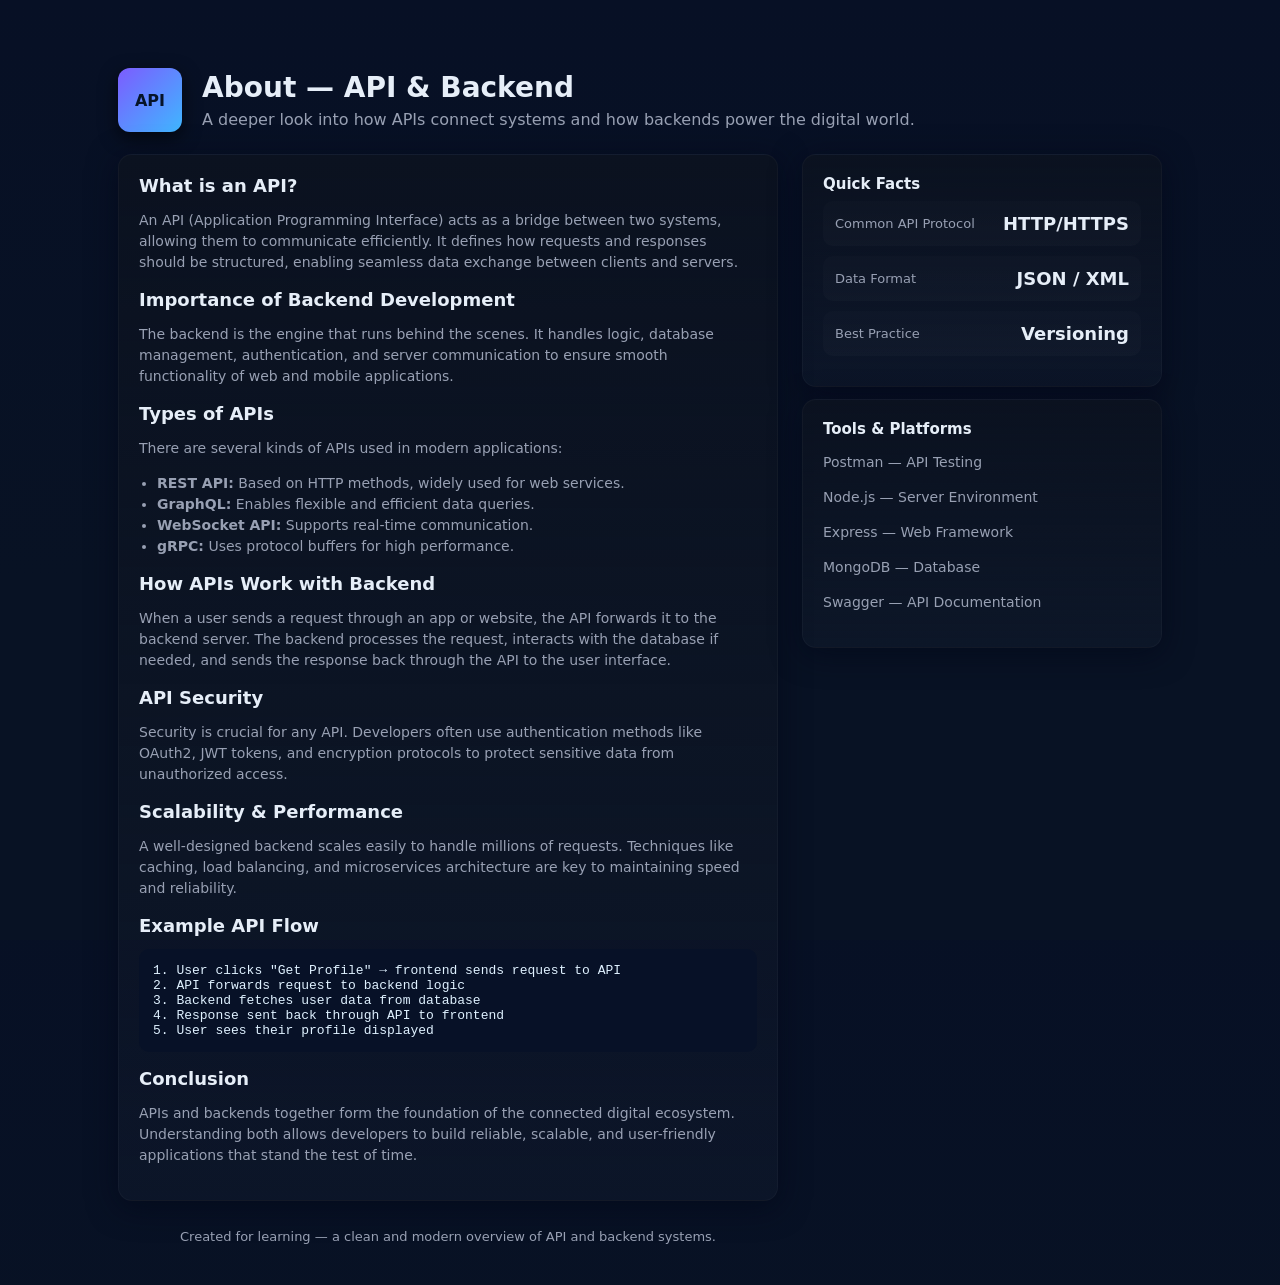
<file: index2.html>
<!doctype html>
<html lang="en">
<head>
  <meta charset="utf-8" />
  <meta name="viewport" content="width=device-width, initial-scale=1" />
  <title>About — API & Backend</title>
  <style>
    :root{ --bg:#0f1724; --card:#0b1220; --muted:#98a0b3; --accent:#7c5cff; --glass: rgba(255,255,255,0.03); --radius:14px; }
    *{box-sizing:border-box}
    html,body{height:100%;margin:0;font-family:Inter, ui-sans-serif, system-ui, -apple-system, "Segoe UI", Roboto, "Helvetica Neue", Arial; background:linear-gradient(180deg,#071025 0%, #081224 60%); color:#e6eef8}
    .container{max-width:1100px;margin:40px auto;padding:28px}

    header{display:flex;gap:20px;align-items:center}
    .logo{width:64px;height:64px;border-radius:12px;background:linear-gradient(135deg,var(--accent),#3fb7ff);display:grid;place-items:center;font-weight:700;color:#061428;box-shadow:0 6px 18px rgba(0,0,0,0.6)}
    h1{font-size:28px;margin:0}
    p.lead{color:var(--muted);margin:6px 0 0}

    main{margin-top:22px;display:grid;grid-template-columns:1fr 360px;gap:24px;align-items:start}

    .card{background:linear-gradient(180deg,var(--card), rgba(255,255,255,0.02));border-radius:var(--radius);padding:20px;box-shadow:0 6px 30px rgba(2,6,23,0.6);border:1px solid rgba(255,255,255,0.03)}
    section + section{margin-top:16px}
    h2{margin:0 0 10px;font-size:18px}
    .muted{color:var(--muted);font-size:14px;line-height:1.5}

    .quick-list{display:flex;flex-wrap:wrap;gap:8px;margin-top:10px}
    .pill{padding:8px 12px;background:var(--glass);border-radius:999px;font-size:13px;color:var(--muted);border:1px solid rgba(255,255,255,0.02)}

    pre.snippet{background:#071127;padding:14px;border-radius:10px;overflow:auto;font-family:ui-monospace, SFMono-Regular, Menlo, Monaco, "Roboto Mono", monospace;font-size:13px;color:#dff1ff}

    .meta{position:sticky;top:28px}
    .meta h3{font-size:15px;margin:0 0 8px}
    .stat{display:flex;justify-content:space-between;align-items:center;padding:12px;border-radius:10px;background:linear-gradient(180deg, rgba(255,255,255,0.01), rgba(255,255,255,0.02));margin-bottom:10px}
    .stat strong{font-size:18px}
    .small{font-size:13px;color:var(--muted)}

    footer{margin-top:28px;color:var(--muted);font-size:13px;text-align:center}

    @media (max-width:980px){main{grid-template-columns:1fr} .meta{position:relative;top:unset}}
  </style>
</head>
<body>
  <div class="container">
    <header>
      <div class="logo">API</div>
      <div>
        <h1>About — API & Backend</h1>
        <p class="lead">A deeper look into how APIs connect systems and how backends power the digital world.</p>
      </div>
    </header>

    <main>
      <div>
        <article class="card">
          <section>
            <h2>What is an API?</h2>
            <p class="muted">An API (Application Programming Interface) acts as a bridge between two systems, allowing them to communicate efficiently. It defines how requests and responses should be structured, enabling seamless data exchange between clients and servers.</p>
          </section>

          <section>
            <h2>Importance of Backend Development</h2>
            <p class="muted">The backend is the engine that runs behind the scenes. It handles logic, database management, authentication, and server communication to ensure smooth functionality of web and mobile applications.</p>
          </section>

          <section>
            <h2>Types of APIs</h2>
            <p class="muted">There are several kinds of APIs used in modern applications:</p>
            <ul class="muted" style="margin-top:10px;padding-left:18px">
              <li><strong>REST API:</strong> Based on HTTP methods, widely used for web services.</li>
              <li><strong>GraphQL:</strong> Enables flexible and efficient data queries.</li>
              <li><strong>WebSocket API:</strong> Supports real-time communication.</li>
              <li><strong>gRPC:</strong> Uses protocol buffers for high performance.</li>
            </ul>
          </section>

          <section>
            <h2>How APIs Work with Backend</h2>
            <p class="muted">When a user sends a request through an app or website, the API forwards it to the backend server. The backend processes the request, interacts with the database if needed, and sends the response back through the API to the user interface.</p>
          </section>

          <section>
            <h2>API Security</h2>
            <p class="muted">Security is crucial for any API. Developers often use authentication methods like OAuth2, JWT tokens, and encryption protocols to protect sensitive data from unauthorized access.</p>
          </section>

          <section>
            <h2>Scalability & Performance</h2>
            <p class="muted">A well-designed backend scales easily to handle millions of requests. Techniques like caching, load balancing, and microservices architecture are key to maintaining speed and reliability.</p>
          </section>

          <section>
            <h2>Example API Flow</h2>
            <pre class="snippet">1. User clicks "Get Profile" → frontend sends request to API
2. API forwards request to backend logic
3. Backend fetches user data from database
4. Response sent back through API to frontend
5. User sees their profile displayed</pre>
          </section>

          <section>
            <h2>Conclusion</h2>
            <p class="muted">APIs and backends together form the foundation of the connected digital ecosystem. Understanding both allows developers to build reliable, scalable, and user-friendly applications that stand the test of time.</p>
          </section>
        </article>

        <footer>
          <p>Created for learning — a clean and modern overview of API and backend systems.</p>
        </footer>
      </div>

      <aside class="meta">
        <div class="card">
          <h3>Quick Facts</h3>
          <div class="stat"><span class="small">Common API Protocol</span><strong>HTTP/HTTPS</strong></div>
          <div class="stat"><span class="small">Data Format</span><strong>JSON / XML</strong></div>
          <div class="stat"><span class="small">Best Practice</span><strong>Versioning</strong></div>
        </div>

        <div class="card" style="margin-top:12px">
          <h3>Tools & Platforms</h3>
          <div class="muted" style="margin-top:8px">
            <p>Postman — API Testing</p>
            <p>Node.js — Server Environment</p>
            <p>Express — Web Framework</p>
            <p>MongoDB — Database</p>
            <p>Swagger — API Documentation</p>
          </div>
        </div>
      </aside>
    </main>
  </div>
</body>
</html>
</file>
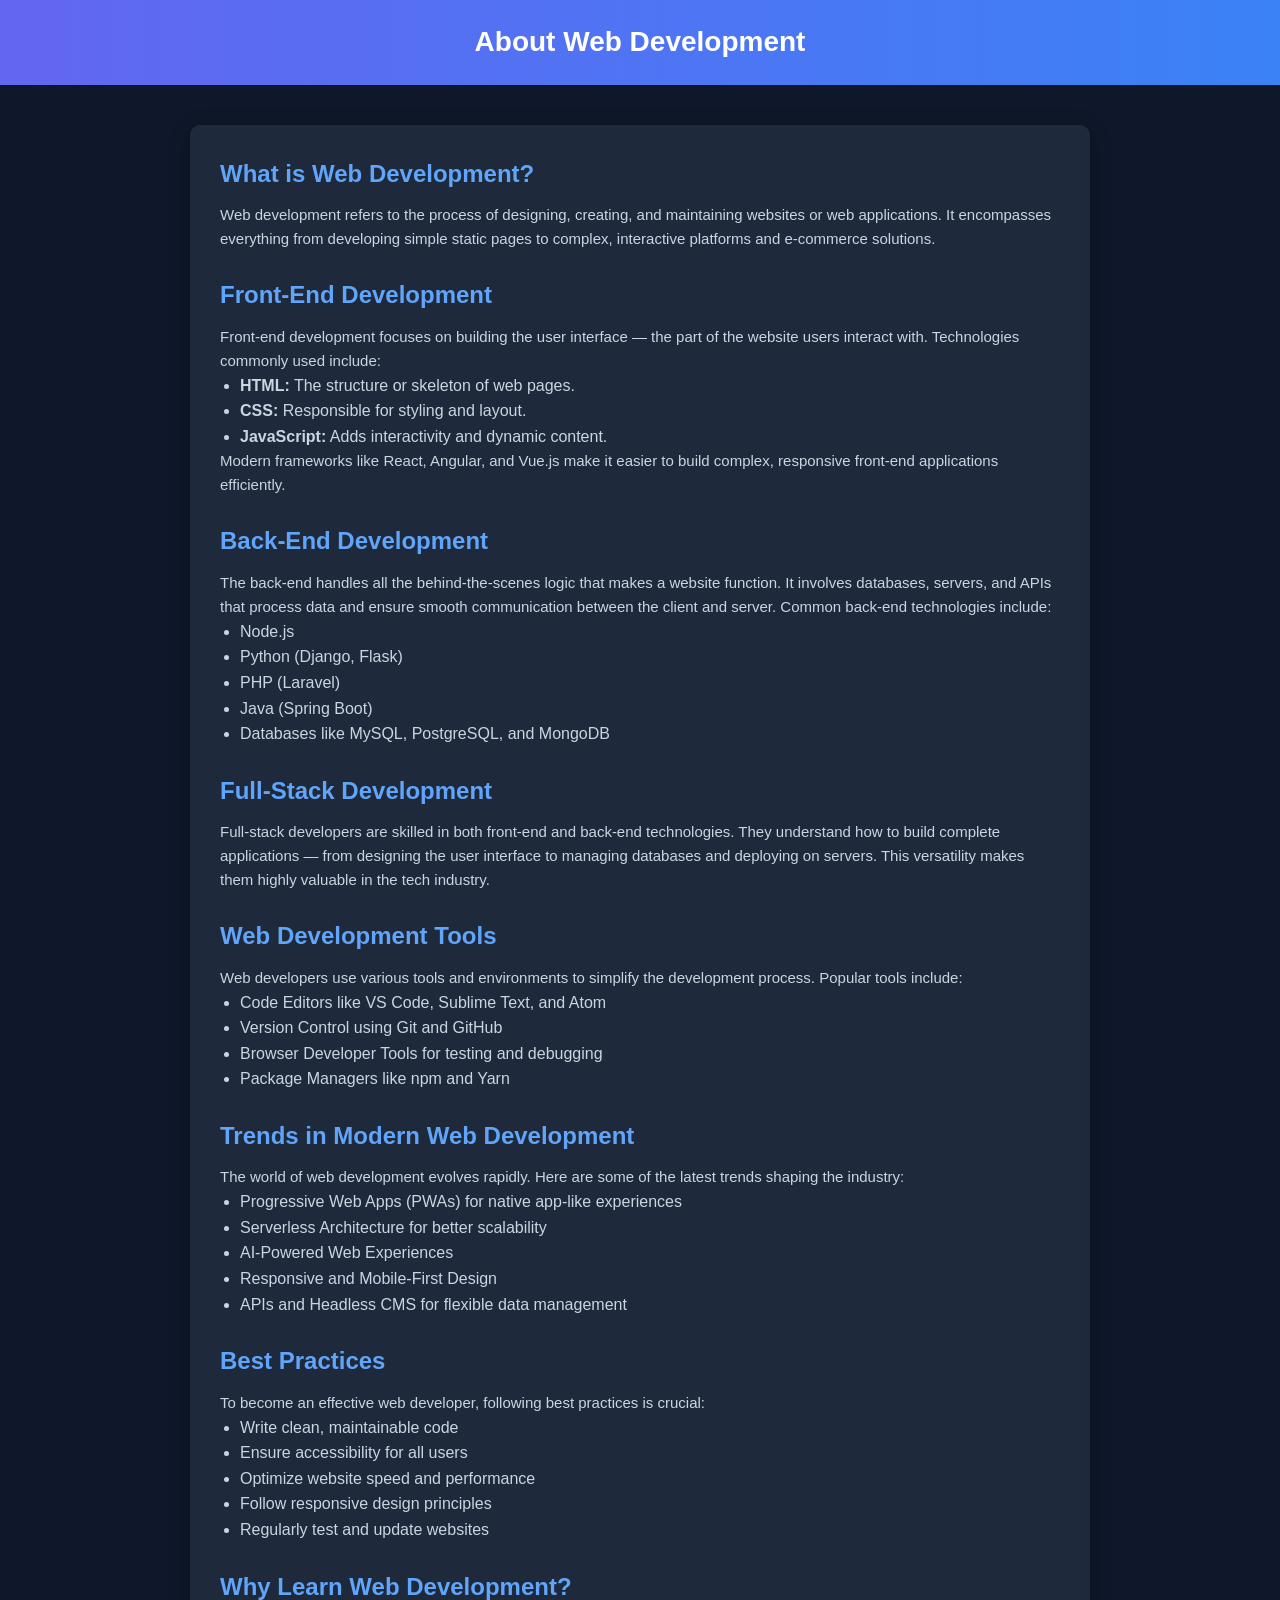
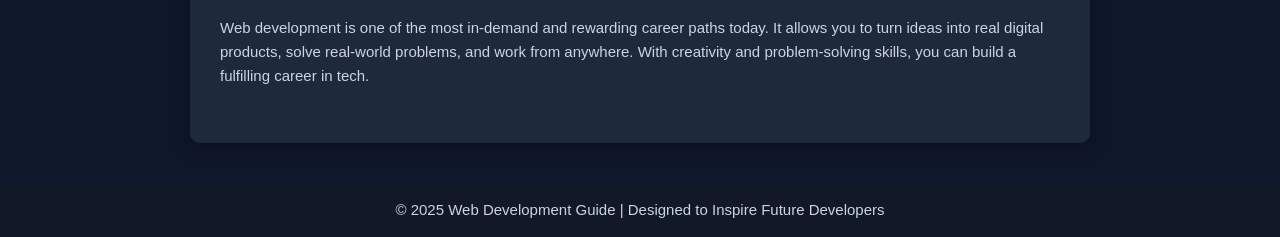
<file: index3.html>
<!DOCTYPE html>
<html lang="en">
<head>
  <meta charset="UTF-8">
  <meta name="viewport" content="width=device-width, initial-scale=1.0">
  <title>About Web Development</title>
  <style>
    * {
      margin: 0;
      padding: 0;
      box-sizing: border-box;
      font-family: Arial, sans-serif;
    }
    body {
      background: #0f172a;
      color: #f1f5f9;
      line-height: 1.6;
    }
    header {
      background: linear-gradient(90deg, #6366f1, #3b82f6);
      padding: 20px;
      text-align: center;
      color: white;
    }
    header h1 {
      font-size: 28px;
    }
    main {
      max-width: 900px;
      margin: 40px auto;
      background: #1e293b;
      padding: 30px;
      border-radius: 10px;
      box-shadow: 0 4px 20px rgba(0,0,0,0.3);
    }
    section {
      margin-bottom: 25px;
    }
    h2 {
      color: #60a5fa;
      margin-bottom: 10px;
    }
    p {
      color: #cbd5e1;
      font-size: 15px;
    }
    ul {
      margin-left: 20px;
      color: #cbd5e1;
    }
    footer {
      text-align: center;
      padding: 15px;
      background: #111827;
      color: #94a3b8;
      font-size: 14px;
    }
  </style>
</head>
<body>
  <header>
    <h1>About Web Development</h1>
  </header>

  <main>
    <section>
      <h2>What is Web Development?</h2>
      <p>Web development refers to the process of designing, creating, and maintaining websites or web applications. It encompasses everything from developing simple static pages to complex, interactive platforms and e-commerce solutions.</p>
    </section>

    <section>
      <h2>Front-End Development</h2>
      <p>Front-end development focuses on building the user interface — the part of the website users interact with. Technologies commonly used include:</p>
      <ul>
        <li><strong>HTML:</strong> The structure or skeleton of web pages.</li>
        <li><strong>CSS:</strong> Responsible for styling and layout.</li>
        <li><strong>JavaScript:</strong> Adds interactivity and dynamic content.</li>
      </ul>
      <p>Modern frameworks like React, Angular, and Vue.js make it easier to build complex, responsive front-end applications efficiently.</p>
    </section>

    <section>
      <h2>Back-End Development</h2>
      <p>The back-end handles all the behind-the-scenes logic that makes a website function. It involves databases, servers, and APIs that process data and ensure smooth communication between the client and server. Common back-end technologies include:</p>
      <ul>
        <li>Node.js</li>
        <li>Python (Django, Flask)</li>
        <li>PHP (Laravel)</li>
        <li>Java (Spring Boot)</li>
        <li>Databases like MySQL, PostgreSQL, and MongoDB</li>
      </ul>
    </section>

    <section>
      <h2>Full-Stack Development</h2>
      <p>Full-stack developers are skilled in both front-end and back-end technologies. They understand how to build complete applications — from designing the user interface to managing databases and deploying on servers. This versatility makes them highly valuable in the tech industry.</p>
    </section>

    <section>
      <h2>Web Development Tools</h2>
      <p>Web developers use various tools and environments to simplify the development process. Popular tools include:</p>
      <ul>
        <li>Code Editors like VS Code, Sublime Text, and Atom</li>
        <li>Version Control using Git and GitHub</li>
        <li>Browser Developer Tools for testing and debugging</li>
        <li>Package Managers like npm and Yarn</li>
      </ul>
    </section>

    <section>
      <h2>Trends in Modern Web Development</h2>
      <p>The world of web development evolves rapidly. Here are some of the latest trends shaping the industry:</p>
      <ul>
        <li>Progressive Web Apps (PWAs) for native app-like experiences</li>
        <li>Serverless Architecture for better scalability</li>
        <li>AI-Powered Web Experiences</li>
        <li>Responsive and Mobile-First Design</li>
        <li>APIs and Headless CMS for flexible data management</li>
      </ul>
    </section>

    <section>
      <h2>Best Practices</h2>
      <p>To become an effective web developer, following best practices is crucial:</p>
      <ul>
        <li>Write clean, maintainable code</li>
        <li>Ensure accessibility for all users</li>
        <li>Optimize website speed and performance</li>
        <li>Follow responsive design principles</li>
        <li>Regularly test and update websites</li>
      </ul>
    </section>

    <section>
      <h2>Why Learn Web Development?</h2>
      <p>Web development is one of the most in-demand and rewarding career paths today. It allows you to turn ideas into real digital products, solve real-world problems, and work from anywhere. With creativity and problem-solving skills, you can build a fulfilling career in tech.</p>
    </section>
  </main>

  <footer>
    <p>© 2025 Web Development Guide | Designed to Inspire Future Developers</p>
  </footer>
</body>
</html>
</file>
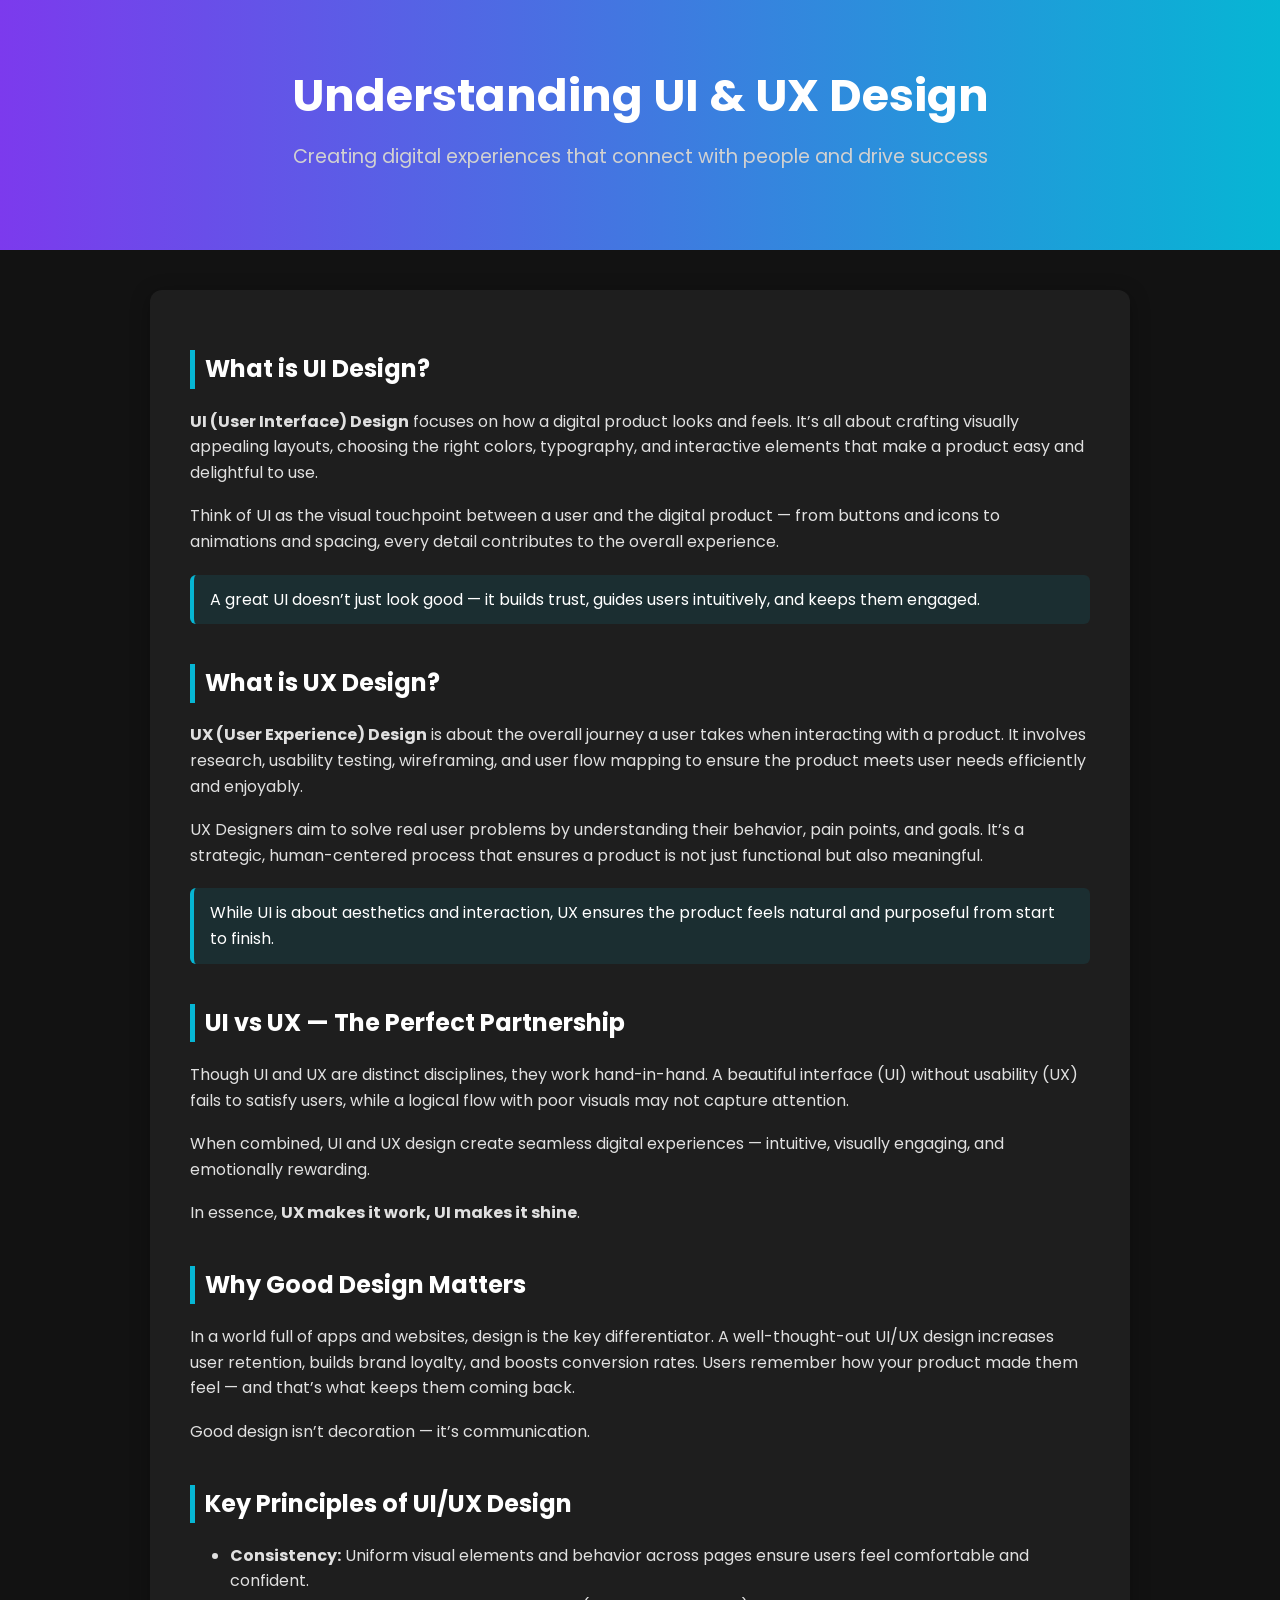
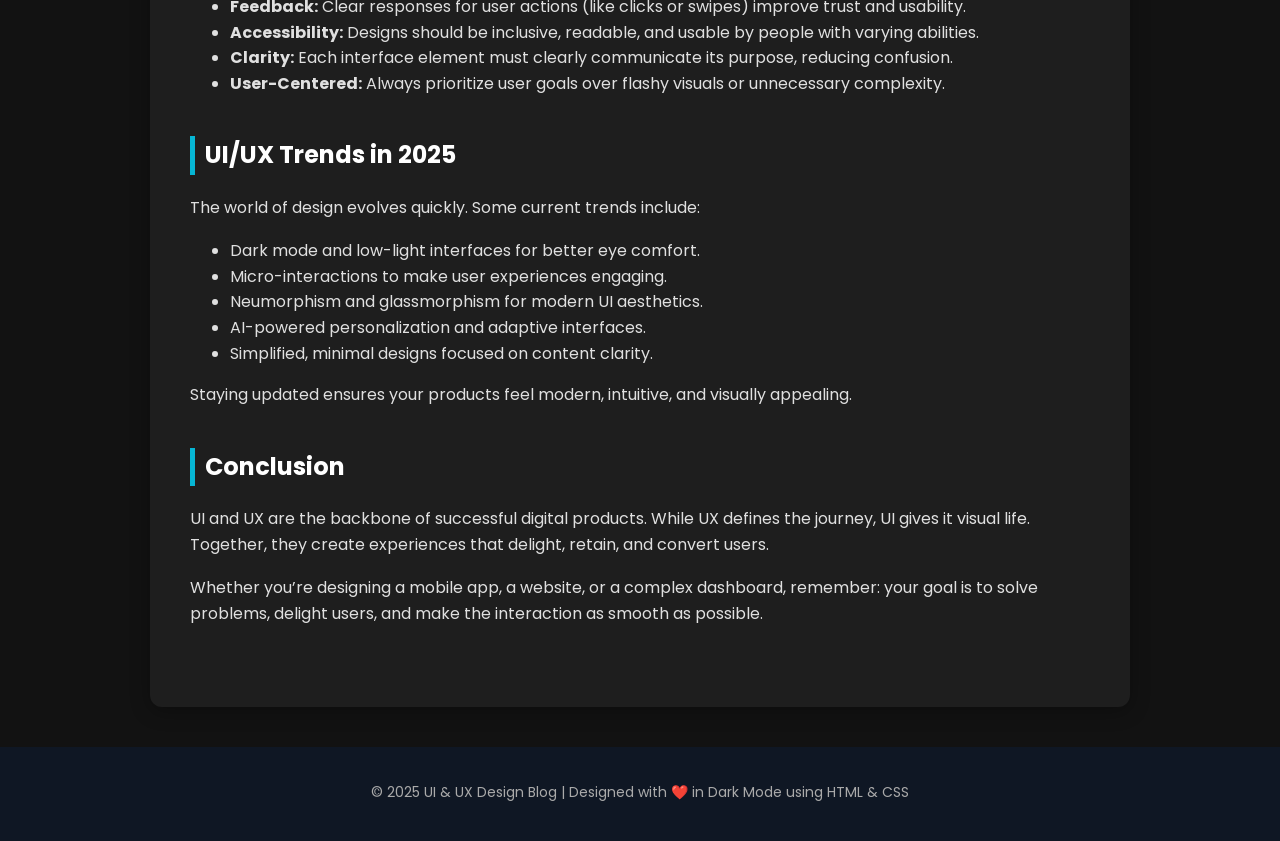
<file: index4.html>
<!doctype html>
<html lang="en">
<head>
  <meta charset="utf-8" />
  <meta name="viewport" content="width=device-width,initial-scale=1" />
  <title>Understanding UI & UX Design — Blog Page</title>
  <link href="https://fonts.googleapis.com/css2?family=Poppins:wght@300;400;600;700&display=swap" rel="stylesheet">
  <style>
    body {
      font-family: 'Poppins', sans-serif;
      margin: 0;
      background: #121212;
      color: #e0e0e0;
      line-height: 1.6;
    }
    header {
      background: linear-gradient(90deg, #7c3aed, #06b6d4);
      color: #fff;
      text-align: center;
      padding: 60px 20px;
    }
    header h1 {
      margin: 0;
      font-size: 2.8rem;
    }
    header p {
      font-size: 1.2rem;
      margin-top: 10px;
      color: #d1d1d1;
    }
    main {
      max-width: 900px;
      margin: 40px auto;
      background: #1e1e1e;
      padding: 40px;
      border-radius: 12px;
      box-shadow: 0 4px 20px rgba(0,0,0,0.3);
    }
    h2, h3 {
      color: #fff;
    }
    h2 {
      border-left: 5px solid #06b6d4;
      padding-left: 10px;
    }
    p {
      margin-bottom: 18px;
    }
    .highlight {
      background: rgba(6,182,212,0.1);
      padding: 12px 16px;
      border-left: 4px solid #06b6d4;
      border-radius: 6px;
      margin: 20px 0;
      color: #fff;
    }
    .section {
      margin-bottom: 40px;
    }
    footer {
      text-align: center;
      padding: 20px;
      background: #0f1724;
      color: #aaa;
      font-size: 14px;
    }
    a {
      color: #06b6d4;
      text-decoration: none;
    }
    a:hover {
      text-decoration: underline;
    }
  </style>
</head>
<body>
  <header>
    <h1>Understanding UI & UX Design</h1>
    <p>Creating digital experiences that connect with people and drive success</p>
  </header>
  <main>
    <section class="section">
      <h2>What is UI Design?</h2>
      <p><strong>UI (User Interface) Design</strong> focuses on how a digital product looks and feels. It’s all about crafting visually appealing layouts, choosing the right colors, typography, and interactive elements that make a product easy and delightful to use.</p>
      <p>Think of UI as the visual touchpoint between a user and the digital product — from buttons and icons to animations and spacing, every detail contributes to the overall experience.</p>
      <div class="highlight">A great UI doesn’t just look good — it builds trust, guides users intuitively, and keeps them engaged.</div>
    </section>

    <section class="section">
      <h2>What is UX Design?</h2>
      <p><strong>UX (User Experience) Design</strong> is about the overall journey a user takes when interacting with a product. It involves research, usability testing, wireframing, and user flow mapping to ensure the product meets user needs efficiently and enjoyably.</p>
      <p>UX Designers aim to solve real user problems by understanding their behavior, pain points, and goals. It’s a strategic, human-centered process that ensures a product is not just functional but also meaningful.</p>
      <div class="highlight">While UI is about aesthetics and interaction, UX ensures the product feels natural and purposeful from start to finish.</div>
    </section>

    <section class="section">
      <h2>UI vs UX — The Perfect Partnership</h2>
      <p>Though UI and UX are distinct disciplines, they work hand-in-hand. A beautiful interface (UI) without usability (UX) fails to satisfy users, while a logical flow with poor visuals may not capture attention.</p>
      <p>When combined, UI and UX design create seamless digital experiences — intuitive, visually engaging, and emotionally rewarding.</p>
      <p>In essence, <strong>UX makes it work, UI makes it shine</strong>.</p>
    </section>

    <section class="section">
      <h2>Why Good Design Matters</h2>
      <p>In a world full of apps and websites, design is the key differentiator. A well-thought-out UI/UX design increases user retention, builds brand loyalty, and boosts conversion rates. Users remember how your product made them feel — and that’s what keeps them coming back.</p>
      <p>Good design isn’t decoration — it’s communication.</p>
    </section>

    <section class="section">
      <h2>Key Principles of UI/UX Design</h2>
      <ul>
        <li><strong>Consistency:</strong> Uniform visual elements and behavior across pages ensure users feel comfortable and confident.</li>
        <li><strong>Feedback:</strong> Clear responses for user actions (like clicks or swipes) improve trust and usability.</li>
        <li><strong>Accessibility:</strong> Designs should be inclusive, readable, and usable by people with varying abilities.</li>
        <li><strong>Clarity:</strong> Each interface element must clearly communicate its purpose, reducing confusion.</li>
        <li><strong>User-Centered:</strong> Always prioritize user goals over flashy visuals or unnecessary complexity.</li>
      </ul>
    </section>

    <section class="section">
      <h2>UI/UX Trends in 2025</h2>
      <p>The world of design evolves quickly. Some current trends include:</p>
      <ul>
        <li>Dark mode and low-light interfaces for better eye comfort.</li>
        <li>Micro-interactions to make user experiences engaging.</li>
        <li>Neumorphism and glassmorphism for modern UI aesthetics.</li>
        <li>AI-powered personalization and adaptive interfaces.</li>
        <li>Simplified, minimal designs focused on content clarity.</li>
      </ul>
      <p>Staying updated ensures your products feel modern, intuitive, and visually appealing.</p>
    </section>

    <section class="section">
      <h2>Conclusion</h2>
      <p>UI and UX are the backbone of successful digital products. While UX defines the journey, UI gives it visual life. Together, they create experiences that delight, retain, and convert users.</p>
      <p>Whether you’re designing a mobile app, a website, or a complex dashboard, remember: your goal is to solve problems, delight users, and make the interaction as smooth as possible.</p>
    </section>
  </main>
  <footer>
    <p>© 2025 UI & UX Design Blog | Designed with ❤️ in Dark Mode using HTML & CSS</p>
  </footer>
</body>
</html>
</file>
